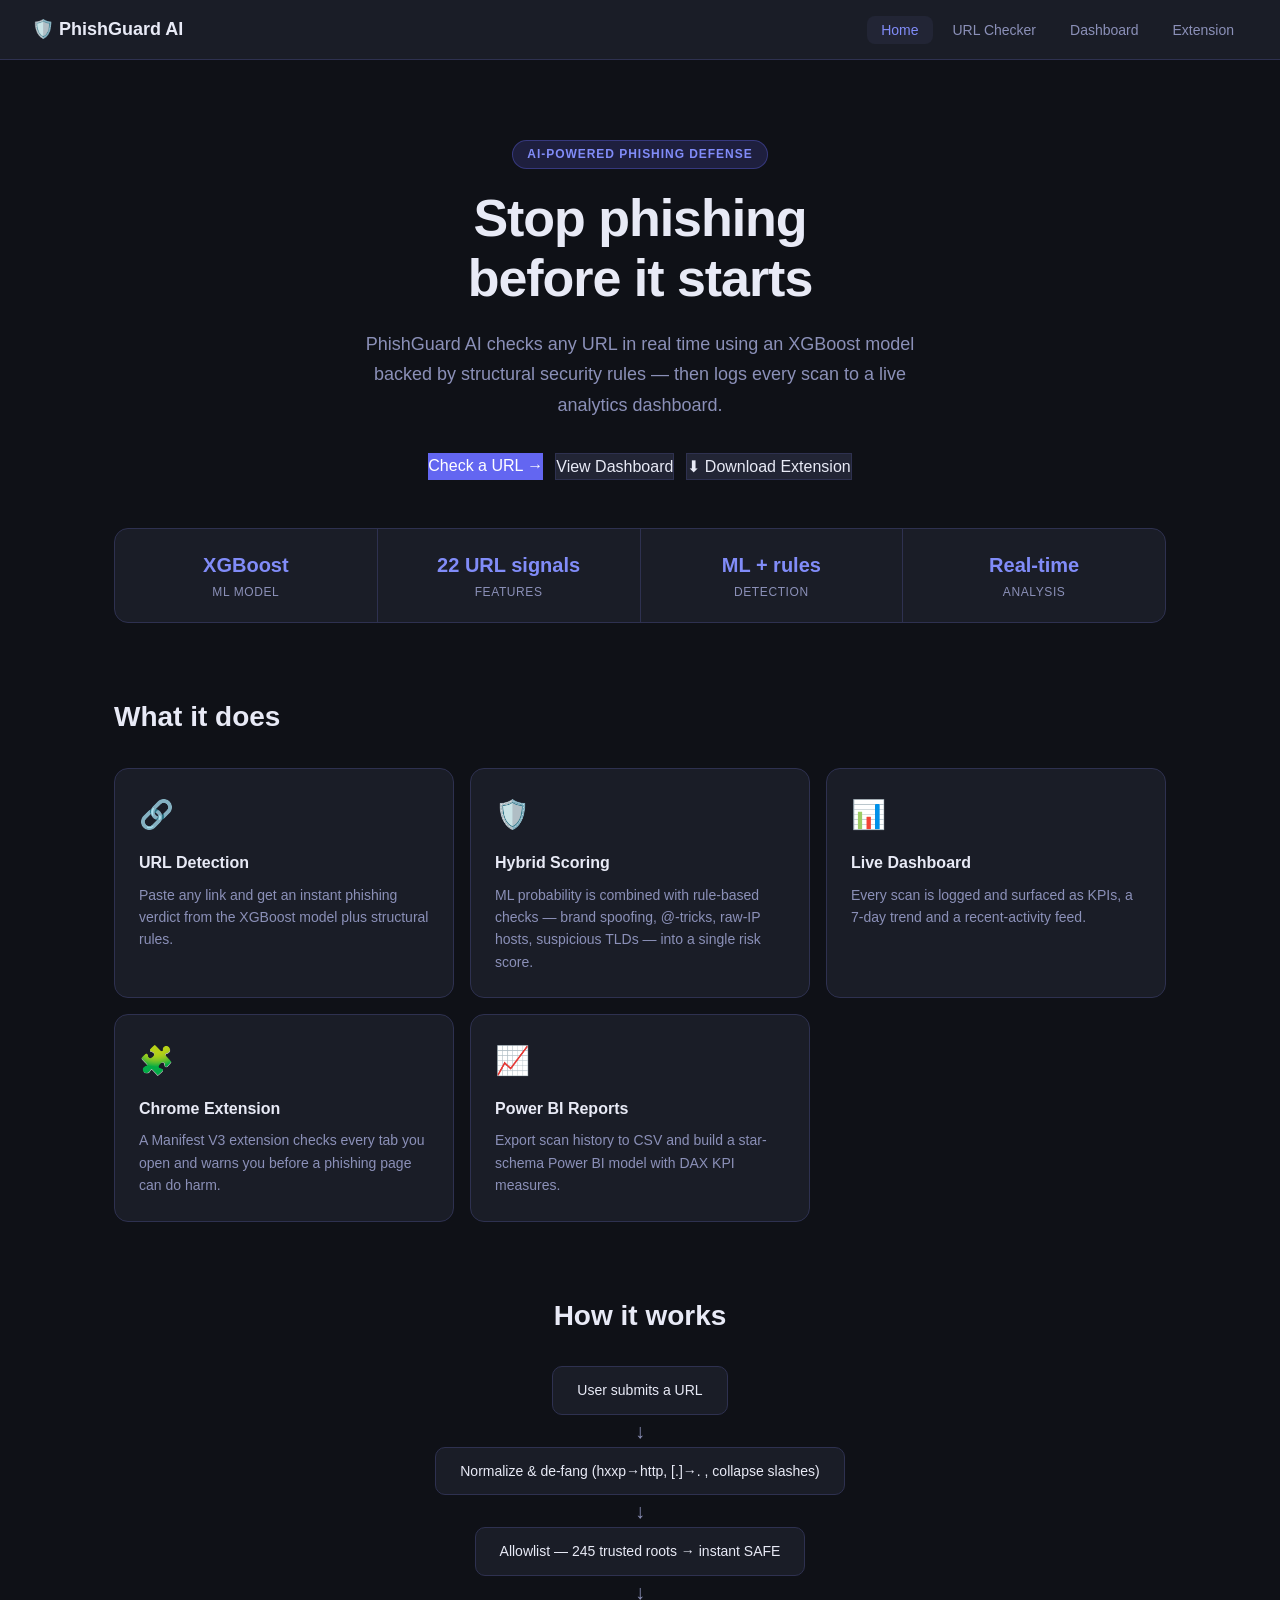
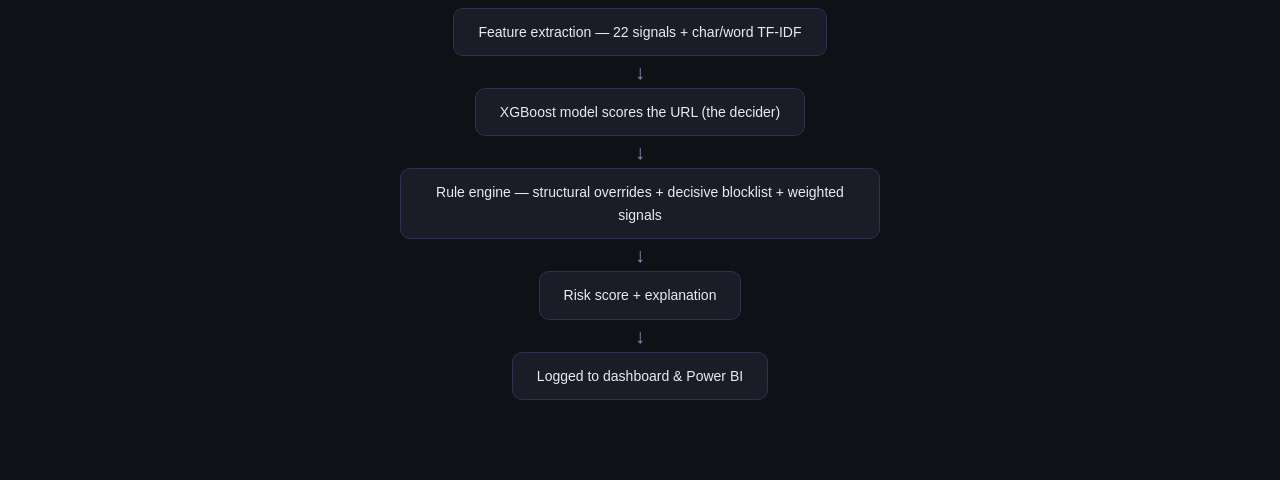
<file: frontend/index.html>
<!DOCTYPE html>
<html lang="en">
<head>
  <meta charset="utf-8">
  <meta name="viewport" content="width=device-width, initial-scale=1">
  <title>PhishGuard AI — Real-time phishing detection</title>
  <link rel="stylesheet" href="css/styles.css">
</head>
<body class="page-home">
  <nav class="navbar">
    <a class="navbar-logo" href="index.html">🛡️ PhishGuard AI</a>
    <ul class="navbar-links">
      <li><a class="navbar-link active" href="index.html">Home</a></li>
      <li><a class="navbar-link" href="url-checker.html">URL Checker</a></li>
      <li><a class="navbar-link" href="dashboard.html">Dashboard</a></li>
      <li><a class="navbar-link" href="extension.html">Extension</a></li>
    </ul>
  </nav>

  <main class="main">
    <section class="hero">
      <span class="heroBadge">AI-Powered Phishing Defense</span>
      <h1>Stop phishing<br>before it starts</h1>
      <p class="heroSub">
        PhishGuard AI checks any URL in real time using an XGBoost model backed by
        structural security rules — then logs every scan to a live analytics dashboard.
      </p>
      <div class="heroCta">
        <a class="btn-primary" href="url-checker.html">Check a URL →</a>
        <a class="btn-secondary" href="dashboard.html">View Dashboard</a>
        <a class="btn-secondary" href="phishguard-extension.zip" download>⬇ Download Extension</a>
      </div>
    </section>

    <section class="statsBar">
      <div class="statItem"><div class="statVal">XGBoost</div><div class="statKey">ML Model</div></div>
      <div class="statItem"><div class="statVal">22 URL signals</div><div class="statKey">Features</div></div>
      <div class="statItem"><div class="statVal">ML + rules</div><div class="statKey">Detection</div></div>
      <div class="statItem"><div class="statVal">Real-time</div><div class="statKey">Analysis</div></div>
    </section>

    <section class="features">
      <h2>What it does</h2>
      <div class="featureGrid">
        <div class="featureCard">
          <div class="featureIcon">🔗</div>
          <h3>URL Detection</h3>
          <p>Paste any link and get an instant phishing verdict from the XGBoost model plus structural rules.</p>
        </div>
        <div class="featureCard">
          <div class="featureIcon">🛡️</div>
          <h3>Hybrid Scoring</h3>
          <p>ML probability is combined with rule-based checks — brand spoofing, @-tricks, raw-IP hosts, suspicious TLDs — into a single risk score.</p>
        </div>
        <div class="featureCard">
          <div class="featureIcon">📊</div>
          <h3>Live Dashboard</h3>
          <p>Every scan is logged and surfaced as KPIs, a 7-day trend and a recent-activity feed.</p>
        </div>
        <div class="featureCard">
          <div class="featureIcon">🧩</div>
          <h3>Chrome Extension</h3>
          <p>A Manifest V3 extension checks every tab you open and warns you before a phishing page can do harm.</p>
        </div>
        <div class="featureCard">
          <div class="featureIcon">📈</div>
          <h3>Power BI Reports</h3>
          <p>Export scan history to CSV and build a star-schema Power BI model with DAX KPI measures.</p>
        </div>
      </div>
    </section>

    <section class="arch">
      <h2>How it works</h2>
      <div class="archFlow">
        <div class="archItem"><div class="archBox">User submits a URL</div></div>
        <div class="archArrow">↓</div>
        <div class="archItem"><div class="archBox">Normalize &amp; de-fang (hxxp→http, [.]→. , collapse slashes)</div></div>
        <div class="archArrow">↓</div>
        <div class="archItem"><div class="archBox">Allowlist — 245 trusted roots → instant SAFE</div></div>
        <div class="archArrow">↓</div>
        <div class="archItem"><div class="archBox">Feature extraction — 22 signals + char/word TF-IDF</div></div>
        <div class="archArrow">↓</div>
        <div class="archItem"><div class="archBox">XGBoost model scores the URL (the decider)</div></div>
        <div class="archArrow">↓</div>
        <div class="archItem"><div class="archBox">Rule engine — structural overrides + decisive blocklist + weighted signals</div></div>
        <div class="archArrow">↓</div>
        <div class="archItem"><div class="archBox">Risk score + explanation</div></div>
        <div class="archArrow">↓</div>
        <div class="archItem"><div class="archBox">Logged to dashboard &amp; Power BI</div></div>
      </div>
    </section>
  </main>
</body>
</html>
</file>
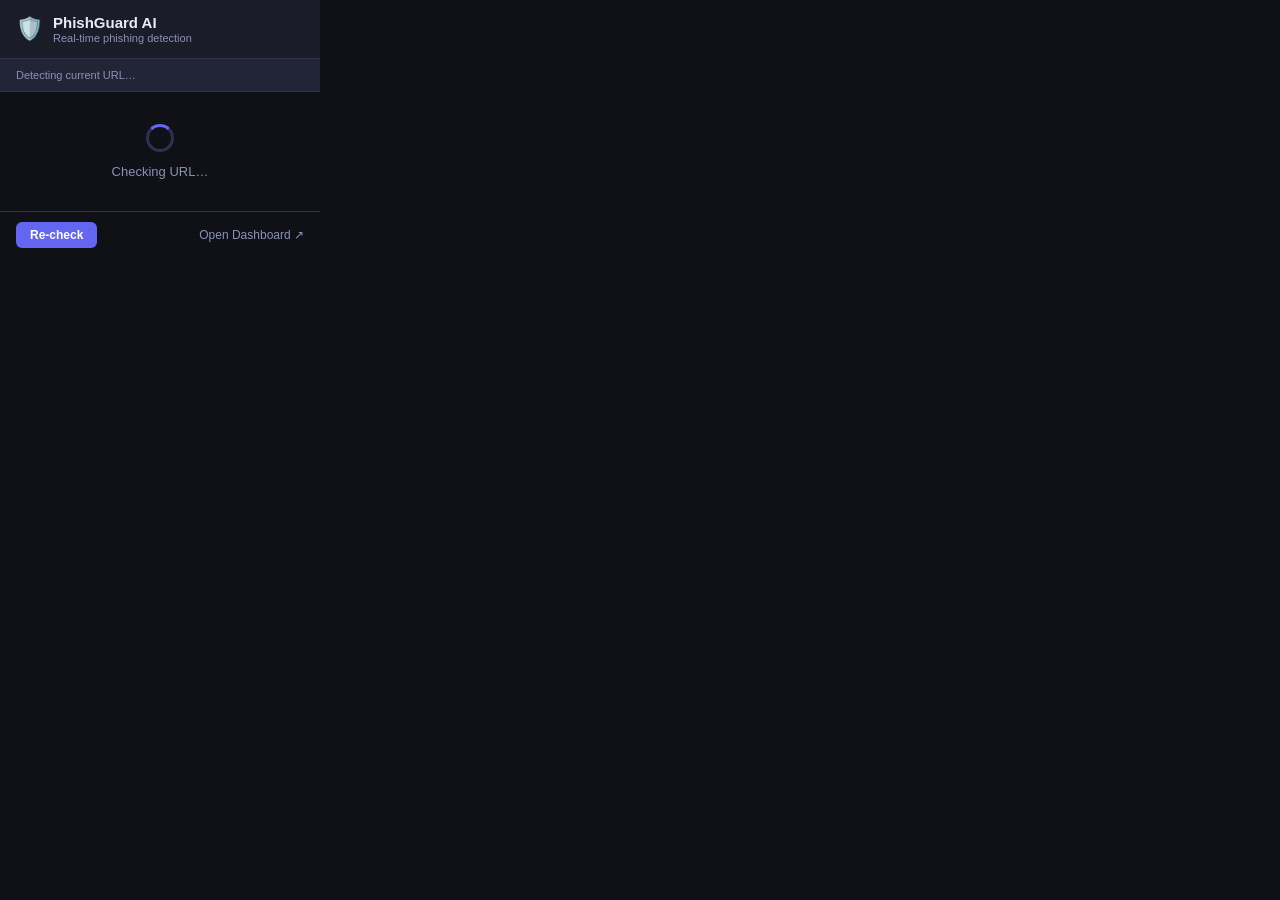
<file: extension/popup.html>
<!DOCTYPE html>
<html lang="en">
<head>
  <meta charset="UTF-8" />
  <meta name="viewport" content="width=device-width, initial-scale=1.0" />
  <title>PhishGuard AI</title>
  <style>
    * { box-sizing: border-box; margin: 0; padding: 0; }
    body {
      width: 320px;
      font-family: -apple-system, BlinkMacSystemFont, "Segoe UI", sans-serif;
      background: #0f1117;
      color: #e8eaf6;
      font-size: 14px;
    }

    /* Header */
    .header {
      display: flex; align-items: center; gap: 10px;
      padding: 14px 16px; border-bottom: 1px solid #2e3150;
      background: #1a1d27;
    }
    .logo { font-size: 22px; }
    .title { font-size: 15px; font-weight: 700; }
    .subtitle { font-size: 11px; color: #8b90b8; margin-top: 1px; }

    /* URL strip */
    .url-bar {
      padding: 10px 16px;
      background: #222535;
      border-bottom: 1px solid #2e3150;
      font-size: 11px; color: #8b90b8;
      word-break: break-all;
    }
    .url-bar span { color: #e8eaf6; }

    /* Result area */
    .result {
      padding: 20px 16px;
      display: flex; flex-direction: column; align-items: center; gap: 10px;
      min-height: 120px; justify-content: center;
    }
    .verdict-icon { font-size: 40px; }
    .verdict-text { font-size: 20px; font-weight: 800; }
    .score-text   { font-size: 12px; color: #8b90b8; }

    /* Risk bar */
    .bar-track {
      width: 100%; height: 5px; background: #2e3150;
      border-radius: 99px; overflow: hidden; margin-top: 4px;
    }
    .bar-fill { height: 100%; border-radius: 99px; transition: width 0.5s ease; }

    /* Reasons */
    .reasons {
      padding: 0 16px 16px;
      display: none;
    }
    .reasons.show { display: block; }
    .reason-title { font-size: 11px; font-weight: 600; color: #8b90b8; text-transform: uppercase; letter-spacing: 0.05em; margin-bottom: 8px; }
    .reason-list  { list-style: none; display: flex; flex-direction: column; gap: 5px; }
    .reason-list li {
      font-size: 12px; color: #c5c8e8;
      padding-left: 14px; position: relative;
    }
    .reason-list li::before { content: "→"; position: absolute; left: 0; color: #8b90b8; }

    /* Loading spinner */
    .loading { text-align: center; padding: 32px 16px; color: #8b90b8; font-size: 13px; }
    .spinner {
      width: 28px; height: 28px; border: 3px solid #2e3150;
      border-top-color: #6366f1; border-radius: 50%;
      animation: spin 0.8s linear infinite; margin: 0 auto 12px;
    }
    @keyframes spin { to { transform: rotate(360deg); } }

    /* Footer */
    .footer {
      padding: 10px 16px; border-top: 1px solid #2e3150;
      display: flex; justify-content: space-between; align-items: center;
    }
    .check-btn {
      font-size: 12px; padding: 6px 14px; border-radius: 6px;
      background: #6366f1; color: #fff; border: none; cursor: pointer;
      font-weight: 600;
    }
    .check-btn:hover { background: #4f46e5; }
    .open-link {
      font-size: 12px; color: #8b90b8; text-decoration: none;
    }
    .open-link:hover { color: #818cf8; }

    /* Colours */
    .phishing   { color: #ef4444; }
    .suspicious { color: #f59e0b; }
    .safe       { color: #22c55e; }
  </style>
</head>
<body>
  <div class="header">
    <div class="logo">🛡️</div>
    <div>
      <div class="title">PhishGuard AI</div>
      <div class="subtitle">Real-time phishing detection</div>
    </div>
  </div>

  <div class="url-bar" id="urlBar">Detecting current URL…</div>

  <div id="loadingArea" class="loading">
    <div class="spinner"></div>
    Checking URL…
  </div>

  <div id="resultArea" class="result" style="display:none"></div>
  <div id="reasonsArea" class="reasons"></div>

  <div class="footer">
    <button class="check-btn" id="reCheckBtn">Re-check</button>
    <a class="open-link" id="dashboardLink" href="#" target="_blank" rel="noopener">Open Dashboard ↗</a>
  </div>

  <script src="config.js"></script>
  <script src="popup.js"></script>
</body>
</html>
</file>
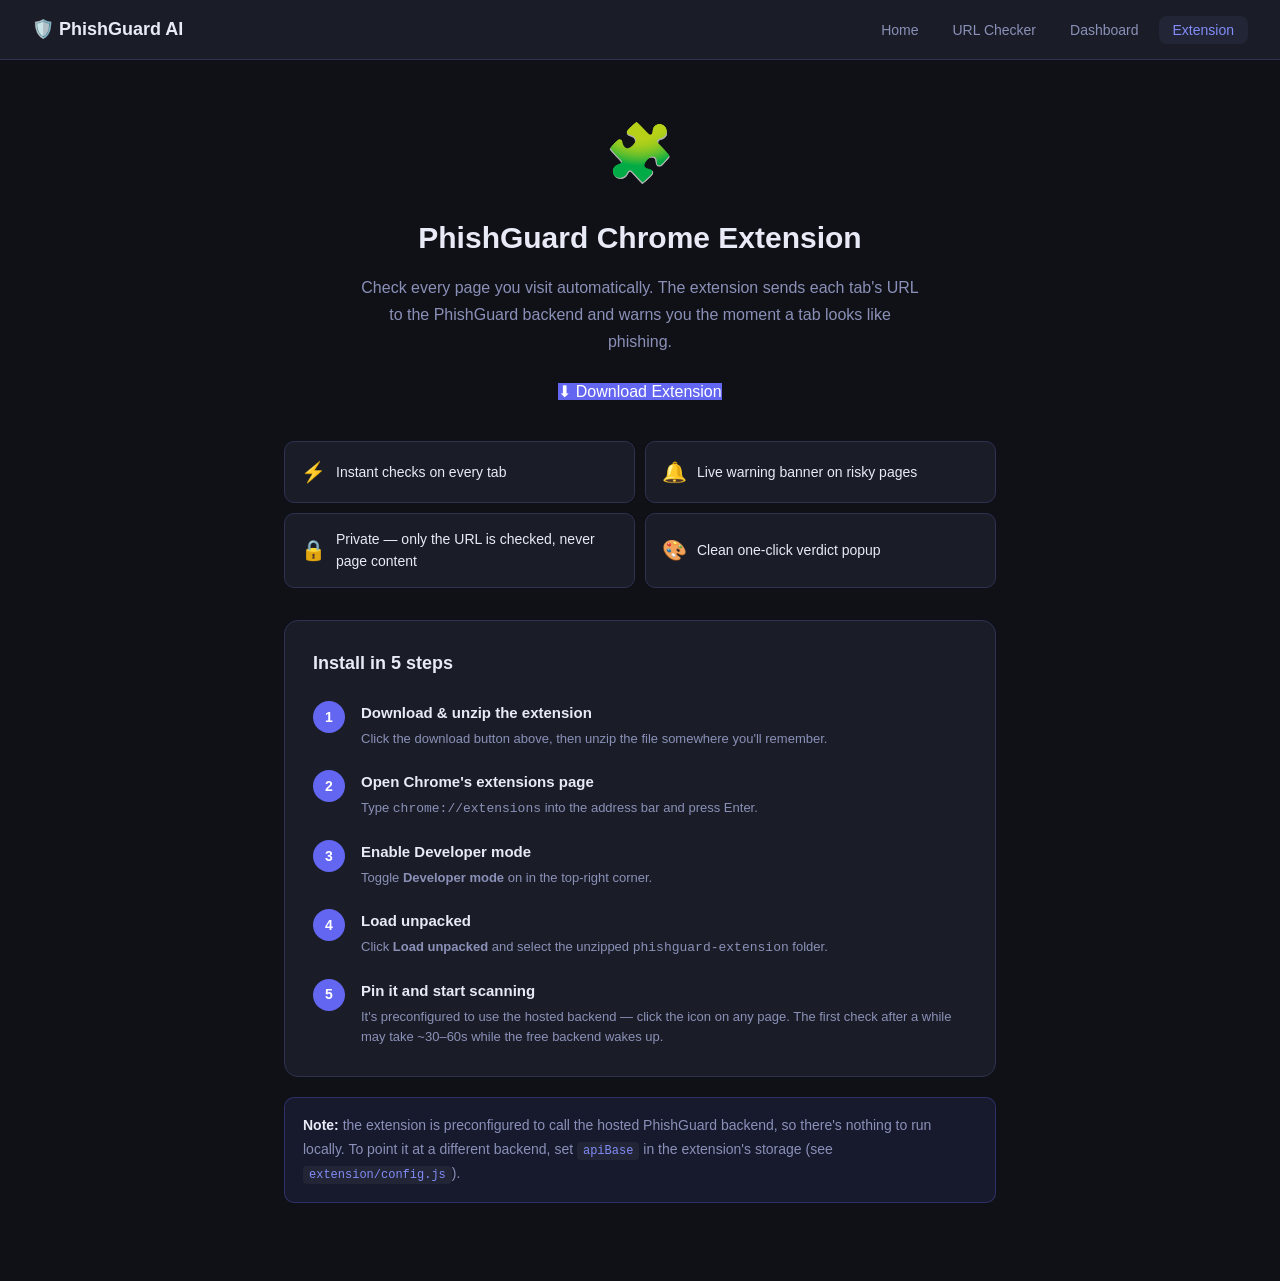
<file: frontend/extension.html>
<!DOCTYPE html>
<html lang="en">
<head>
  <meta charset="utf-8">
  <meta name="viewport" content="width=device-width, initial-scale=1">
  <title>Chrome Extension — PhishGuard AI</title>
  <link rel="stylesheet" href="css/styles.css">
</head>
<body class="page-extension">
  <nav class="navbar">
    <a class="navbar-logo" href="index.html">🛡️ PhishGuard AI</a>
    <ul class="navbar-links">
      <li><a class="navbar-link" href="index.html">Home</a></li>
      <li><a class="navbar-link" href="url-checker.html">URL Checker</a></li>
      <li><a class="navbar-link" href="dashboard.html">Dashboard</a></li>
      <li><a class="navbar-link active" href="extension.html">Extension</a></li>
    </ul>
  </nav>

  <main class="main">
    <section class="hero">
      <div class="extIcon">🧩</div>
      <h1>PhishGuard Chrome Extension</h1>
      <p>Check every page you visit automatically. The extension sends each tab's URL
         to the PhishGuard backend and warns you the moment a tab looks like phishing.</p>
      <div style="margin-top:24px">
        <a class="btn-primary" href="phishguard-extension.zip" download>⬇ Download Extension</a>
      </div>
    </section>

    <section class="featGrid">
      <div class="featCard"><span class="featIcon">⚡</span><span>Instant checks on every tab</span></div>
      <div class="featCard"><span class="featIcon">🔔</span><span>Live warning banner on risky pages</span></div>
      <div class="featCard"><span class="featIcon">🔒</span><span>Private — only the URL is checked, never page content</span></div>
      <div class="featCard"><span class="featIcon">🎨</span><span>Clean one-click verdict popup</span></div>
    </section>

    <section class="stepsCard">
      <h2>Install in 5 steps</h2>
      <div class="steps">
        <div class="step">
          <div class="stepNum">1</div>
          <div>
            <div class="stepTitle">Download &amp; unzip the extension</div>
            <div class="stepDesc">Click the download button above, then unzip the file somewhere you'll remember.</div>
          </div>
        </div>
        <div class="step">
          <div class="stepNum">2</div>
          <div>
            <div class="stepTitle">Open Chrome's extensions page</div>
            <div class="stepDesc">Type <code>chrome://extensions</code> into the address bar and press Enter.</div>
          </div>
        </div>
        <div class="step">
          <div class="stepNum">3</div>
          <div>
            <div class="stepTitle">Enable Developer mode</div>
            <div class="stepDesc">Toggle <strong>Developer mode</strong> on in the top-right corner.</div>
          </div>
        </div>
        <div class="step">
          <div class="stepNum">4</div>
          <div>
            <div class="stepTitle">Load unpacked</div>
            <div class="stepDesc">Click <strong>Load unpacked</strong> and select the unzipped <code>phishguard-extension</code> folder.</div>
          </div>
        </div>
        <div class="step">
          <div class="stepNum">5</div>
          <div>
            <div class="stepTitle">Pin it and start scanning</div>
            <div class="stepDesc">It's preconfigured to use the hosted backend — click the icon on any page. The first check after a while may take ~30–60s while the free backend wakes up.</div>
          </div>
        </div>
      </div>
    </section>

    <div class="noteCard">
      <strong>Note:</strong> the extension is preconfigured to call the hosted PhishGuard
      backend, so there's nothing to run locally. To point it at a different backend, set
      <code>apiBase</code> in the extension's storage (see <code>extension/config.js</code>).
    </div>
  </main>
</body>
</html>
</file>
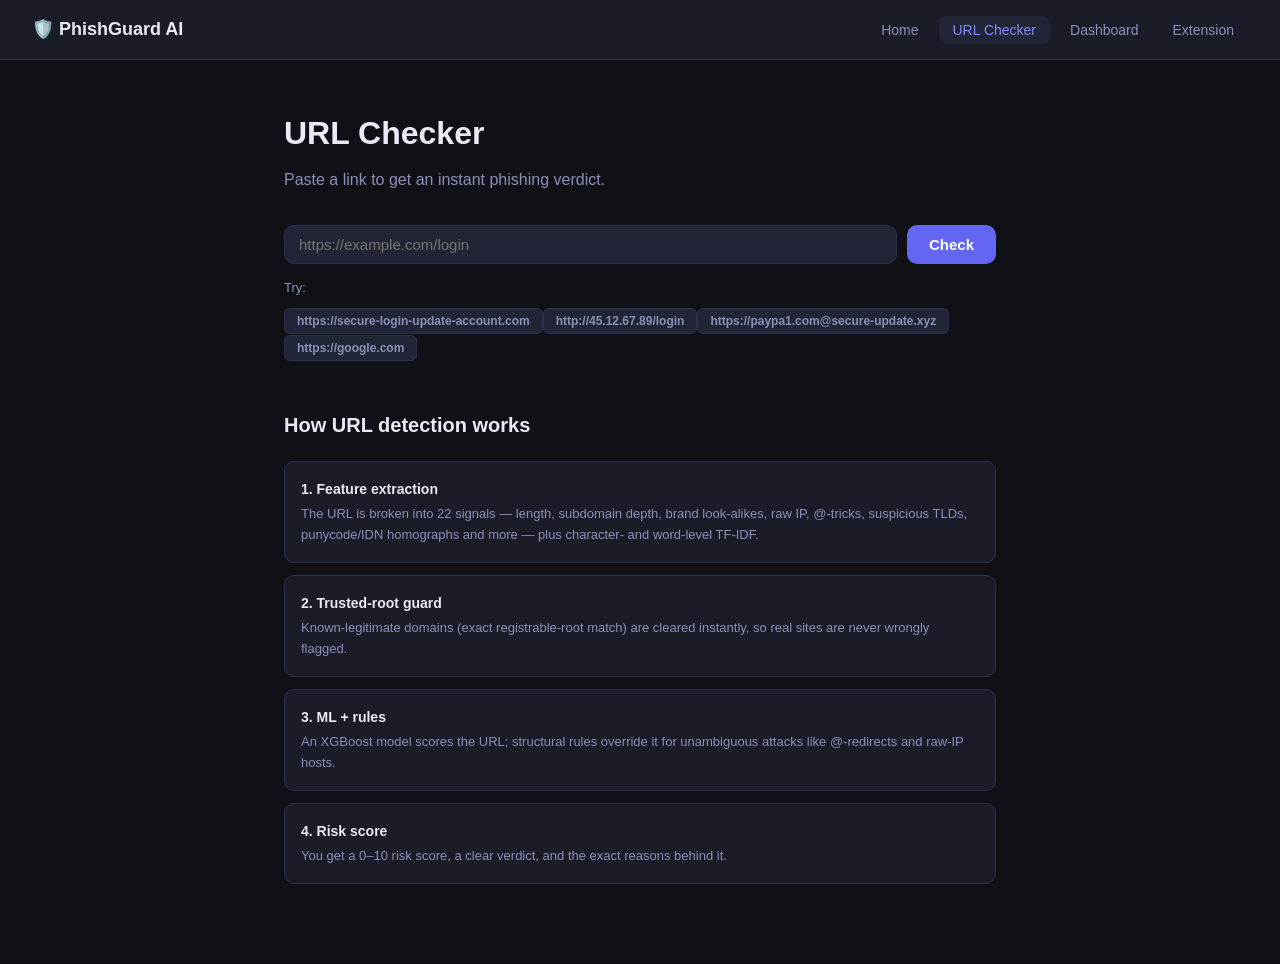
<file: frontend/url-checker.html>
<!DOCTYPE html>
<html lang="en">
<head>
  <meta charset="utf-8">
  <meta name="viewport" content="width=device-width, initial-scale=1">
  <title>URL Checker — PhishGuard AI</title>
  <link rel="stylesheet" href="css/styles.css">
</head>
<body class="page-checker">
  <nav class="navbar">
    <a class="navbar-logo" href="index.html">🛡️ PhishGuard AI</a>
    <ul class="navbar-links">
      <li><a class="navbar-link" href="index.html">Home</a></li>
      <li><a class="navbar-link active" href="url-checker.html">URL Checker</a></li>
      <li><a class="navbar-link" href="dashboard.html">Dashboard</a></li>
      <li><a class="navbar-link" href="extension.html">Extension</a></li>
    </ul>
  </nav>

  <main class="main">
    <div class="header">
      <h1>URL Checker</h1>
      <p>Paste a link to get an instant phishing verdict.</p>
    </div>

    <div class="inputRow">
      <label for="urlInput" class="sr-only">URL to check for phishing</label>
      <input id="urlInput" type="text" placeholder="https://example.com/login" autocomplete="off" spellcheck="false" aria-label="URL to check for phishing">
      <button id="checkBtn" class="btn-primary">Check</button>
    </div>

    <div class="examples">
      <span class="examplesLabel">Try:</span>
      <span id="examples"></span>
    </div>

    <div id="error" class="error" style="display:none" role="alert"></div>
    <div id="result" aria-live="polite" aria-atomic="true"></div>

    <section class="howItWorks">
      <h2>How URL detection works</h2>
      <div class="steps">
        <div class="step">
          <div class="stepTitle">1. Feature extraction</div>
          <div class="stepDesc">The URL is broken into 22 signals — length, subdomain depth, brand look-alikes, raw IP, @-tricks, suspicious TLDs, punycode/IDN homographs and more — plus character- and word-level TF-IDF.</div>
        </div>
        <div class="step">
          <div class="stepTitle">2. Trusted-root guard</div>
          <div class="stepDesc">Known-legitimate domains (exact registrable-root match) are cleared instantly, so real sites are never wrongly flagged.</div>
        </div>
        <div class="step">
          <div class="stepTitle">3. ML + rules</div>
          <div class="stepDesc">An XGBoost model scores the URL; structural rules override it for unambiguous attacks like @-redirects and raw-IP hosts.</div>
        </div>
        <div class="step">
          <div class="stepTitle">4. Risk score</div>
          <div class="stepDesc">You get a 0–10 risk score, a clear verdict, and the exact reasons behind it.</div>
        </div>
      </div>
    </section>
  </main>

  <script src="js/env.js"></script>
  <script src="js/config.js"></script>
  <script src="js/checker.js"></script>
</body>
</html>
</file>
<file: frontend/css/styles.css>
/* ============================================================================
   PhishGuard AI — vanilla stylesheet
   Merged from the former Next.js globals.css + all CSS-module files.
   Page-specific rules are scoped by a <body> class (.page-home, .page-checker,
   .page-dashboard, .page-extension) so short class names like .main / .hero
   never collide. Shared components use unique prefixes (navbar-*, rc-*).
   ============================================================================ */

/* ---------- Base / reset ---------- */
*, *::before, *::after { box-sizing: border-box; margin: 0; padding: 0; }

/* Visually-hidden but screen-reader-available (accessible <label> text). */
.sr-only {
  position: absolute;
  width: 1px; height: 1px;
  padding: 0; margin: -1px;
  overflow: hidden;
  clip: rect(0, 0, 0, 0);
  white-space: nowrap;
  border: 0;
}

:root {
  --bg: #0f1117;
  --surface: #1a1d27;
  --surface2: #222535;
  --border: #2e3150;
  --text: #e8eaf6;
  --muted: #8b90b8;
  --accent: #6366f1;
  --accent-light: #818cf8;
  --danger: #ef4444;
  --warn: #f59e0b;
  --safe: #22c55e;
  --radius: 10px;
}

body {
  background: var(--bg);
  color: var(--text);
  font-family: -apple-system, BlinkMacSystemFont, "Segoe UI", sans-serif;
  font-size: 16px;
  line-height: 1.6;
}

a { color: var(--accent-light); text-decoration: none; }
a:hover { text-decoration: underline; }

input, textarea, select {
  background: var(--surface2);
  border: 1px solid var(--border);
  border-radius: var(--radius);
  color: var(--text);
  font-size: 15px;
  padding: 10px 14px;
  width: 100%;
  outline: none;
  transition: border-color 0.15s;
}
input:focus, textarea:focus { border-color: var(--accent); }

button {
  cursor: pointer;
  border: none;
  border-radius: var(--radius);
  font-size: 15px;
  font-weight: 600;
  padding: 10px 22px;
  transition: opacity 0.15s, transform 0.1s;
}
button:hover { opacity: 0.88; }
button:active { transform: scale(0.98); }
button:disabled { opacity: 0.45; cursor: not-allowed; }

.btn-primary   { background: var(--accent); color: #fff; }
.btn-secondary { background: var(--surface2); color: var(--text); border: 1px solid var(--border); }

.card {
  background: var(--surface);
  border: 1px solid var(--border);
  border-radius: 14px;
  padding: 24px;
}

.badge {
  display: inline-block;
  font-size: 12px;
  font-weight: 700;
  padding: 3px 10px;
  border-radius: 20px;
  letter-spacing: 0.04em;
}
.badge-phishing   { background: rgba(239,68,68,0.18);  color: #f87171; border: 1px solid rgba(239,68,68,0.35); }
.badge-suspicious { background: rgba(245,158,11,0.18); color: #fbbf24; border: 1px solid rgba(245,158,11,0.35); }
.badge-safe       { background: rgba(34,197,94,0.15);  color: #4ade80; border: 1px solid rgba(34,197,94,0.30); }

@keyframes fadeIn { from { opacity: 0; transform: translateY(8px); } to { opacity: 1; transform: translateY(0); } }

/* ---------- Navbar (all pages) ---------- */
.navbar {
  display: flex;
  align-items: center;
  justify-content: space-between;
  padding: 0 32px;
  height: 60px;
  background: var(--surface);
  border-bottom: 1px solid var(--border);
  position: sticky;
  top: 0;
  z-index: 100;
}
.navbar-logo { font-size: 18px; font-weight: 700; color: var(--text); text-decoration: none; }
.navbar-links { display: flex; list-style: none; gap: 6px; }
.navbar-link {
  color: var(--muted);
  font-size: 14px;
  font-weight: 500;
  padding: 6px 14px;
  border-radius: 8px;
  transition: background 0.15s, color 0.15s;
  text-decoration: none;
}
.navbar-link:hover  { background: var(--surface2); color: var(--text); text-decoration: none; }
.navbar-link.active { background: var(--surface2); color: var(--accent-light); }

/* ---------- Result card (URL checker) ---------- */
.rc-card {
  background: var(--surface);
  border: 1.5px solid;
  border-radius: 14px;
  padding: 24px;
  margin-top: 24px;
  animation: fadeIn 0.3s ease;
}
.rc-header { display: flex; align-items: flex-start; gap: 16px; margin-bottom: 16px; }
.rc-icon { font-size: 32px; line-height: 1; }
.rc-verdict { font-size: 22px; font-weight: 700; }
.rc-sub { color: var(--muted); font-size: 14px; margin-top: 2px; }
.rc-bar-track { height: 6px; background: var(--surface2); border-radius: 99px; overflow: hidden; margin-bottom: 20px; }
.rc-bar-fill { height: 100%; border-radius: 99px; transition: width 0.6s cubic-bezier(.4,0,.2,1); }
.rc-reasons { background: var(--surface2); border-radius: 10px; padding: 14px 16px; margin-bottom: 16px; }
.rc-reasons-title { font-size: 12px; font-weight: 600; color: var(--muted); text-transform: uppercase; letter-spacing: 0.05em; margin-bottom: 8px; }
.rc-reasons ul { list-style: none; display: flex; flex-direction: column; gap: 6px; }
.rc-reasons li { font-size: 14px; padding-left: 18px; position: relative; }
.rc-reasons li::before { content: "\2192"; position: absolute; left: 0; color: var(--muted); }
.rc-meta { display: flex; flex-direction: column; gap: 6px; }
.rc-meta-row { display: flex; justify-content: space-between; font-size: 13px; }
.rc-meta-key { color: var(--muted); text-transform: capitalize; }
.rc-meta-val { color: var(--text); font-weight: 500; }

/* ---------- Home ---------- */
.page-home .main { max-width: 1100px; margin: 0 auto; padding: 0 24px 80px; }
.page-home .hero { text-align: center; padding: 80px 0 48px; }
.page-home .heroBadge {
  display: inline-block;
  font-size: 12px; font-weight: 700; letter-spacing: 0.08em; text-transform: uppercase;
  background: rgba(99,102,241,0.18); color: var(--accent-light);
  border: 1px solid rgba(99,102,241,0.35); border-radius: 20px;
  padding: 4px 14px; margin-bottom: 20px;
}
.page-home .hero h1 { font-size: 52px; font-weight: 800; line-height: 1.15; letter-spacing: -0.02em; margin-bottom: 20px; }
.page-home .heroSub { font-size: 18px; color: var(--muted); max-width: 580px; margin: 0 auto 32px; line-height: 1.7; }
.page-home .heroCta { display: flex; gap: 12px; justify-content: center; flex-wrap: wrap; }
.page-home .statsBar {
  display: flex; justify-content: center; gap: 0;
  background: var(--surface); border: 1px solid var(--border); border-radius: 14px;
  margin: 0 0 72px; overflow: hidden;
}
.page-home .statItem { flex: 1; text-align: center; padding: 20px 16px; border-right: 1px solid var(--border); }
.page-home .statItem:last-child { border-right: none; }
.page-home .statVal { font-size: 20px; font-weight: 700; color: var(--accent-light); }
.page-home .statKey { font-size: 12px; color: var(--muted); margin-top: 2px; text-transform: uppercase; letter-spacing: 0.05em; }
.page-home .features h2, .page-home .arch h2 { font-size: 28px; font-weight: 700; margin-bottom: 28px; }
.page-home .featureGrid {
  display: grid; grid-template-columns: repeat(auto-fit, minmax(300px, 1fr));
  gap: 16px; margin-bottom: 72px;
}
.page-home .featureCard {
  background: var(--surface); border: 1px solid var(--border); border-radius: 14px;
  padding: 24px; transition: border-color 0.2s;
}
.page-home .featureCard:hover { border-color: var(--accent); }
.page-home .featureIcon { font-size: 28px; margin-bottom: 12px; }
.page-home .featureCard h3 { font-size: 16px; font-weight: 700; margin-bottom: 8px; }
.page-home .featureCard p  { font-size: 14px; color: var(--muted); line-height: 1.6; }
.page-home .arch { max-width: 480px; margin: 0 auto; text-align: center; }
.page-home .archFlow { display: flex; flex-direction: column; align-items: center; gap: 0; }
.page-home .archItem { display: flex; flex-direction: column; align-items: center; }
.page-home .archBox {
  background: var(--surface); border: 1px solid var(--border); border-radius: 10px;
  padding: 12px 24px; font-size: 14px; font-weight: 500; width: 100%;
}
.page-home .archArrow { font-size: 20px; color: var(--muted); line-height: 1.6; }

/* ---------- URL checker ---------- */
.page-checker .main { max-width: 760px; margin: 0 auto; padding: 48px 24px 80px; }
.page-checker .header { margin-bottom: 32px; }
.page-checker .header h1 { font-size: 32px; font-weight: 800; margin-bottom: 8px; }
.page-checker .header p  { font-size: 16px; color: var(--muted); }
.page-checker .inputRow { display: flex; gap: 10px; margin-bottom: 14px; }
.page-checker .inputRow input { flex: 1; }
.page-checker .examples { display: flex; flex-wrap: wrap; gap: 8px; margin-bottom: 28px; align-items: center; }
.page-checker .examplesLabel { font-size: 13px; color: var(--muted); }
.page-checker .exBtn {
  font-size: 12px; padding: 5px 12px;
  background: var(--surface2); border: 1px solid var(--border);
  color: var(--muted); border-radius: 6px; cursor: pointer;
}
.page-checker .exBtn:hover { color: var(--text); border-color: var(--accent); }
.page-checker .error {
  background: rgba(239,68,68,0.12); border: 1px solid rgba(239,68,68,0.3);
  color: #f87171; border-radius: 10px; padding: 12px 16px; margin: 12px 0; font-size: 14px;
}
.page-checker .howItWorks { margin-top: 48px; }
.page-checker .howItWorks h2 { font-size: 20px; font-weight: 700; margin-bottom: 20px; }
.page-checker .steps { display: flex; flex-direction: column; gap: 12px; }
.page-checker .step { background: var(--surface); border: 1px solid var(--border); border-radius: 10px; padding: 16px; }
.page-checker .stepTitle { font-size: 14px; font-weight: 700; margin-bottom: 4px; }
.page-checker .stepDesc  { font-size: 13px; color: var(--muted); line-height: 1.6; }

/* ---------- Dashboard ---------- */
.page-dashboard .main { max-width: 1100px; margin: 0 auto; padding: 40px 24px 80px; }
.page-dashboard .topBar { display: flex; justify-content: space-between; align-items: center; margin-bottom: 28px; }
.page-dashboard .topBar h1 { font-size: 28px; font-weight: 800; }
.page-dashboard .loading, .page-dashboard .error {
  max-width: 600px; margin: 80px auto; text-align: center; font-size: 16px; color: var(--muted); padding: 24px;
}
.page-dashboard .error { color: #f87171; }
.page-dashboard .kpiGrid {
  display: grid; grid-template-columns: repeat(auto-fit, minmax(180px, 1fr)); gap: 12px; margin-bottom: 24px;
}
.page-dashboard .statCard { background: var(--surface); border: 1px solid var(--border); border-radius: 14px; padding: 20px 18px; }
.page-dashboard .statVal   { font-size: 28px; font-weight: 800; line-height: 1; }
.page-dashboard .statLabel { font-size: 13px; color: var(--muted); margin-top: 6px; font-weight: 500; }
.page-dashboard .statSub   { font-size: 12px; color: var(--muted); margin-top: 2px; }
.page-dashboard .chartCard { background: var(--surface); border: 1px solid var(--border); border-radius: 14px; padding: 24px; margin-bottom: 24px; }
.page-dashboard .chartTitle { font-size: 15px; font-weight: 700; margin-bottom: 20px; }
.page-dashboard .chart { display: flex; align-items: flex-end; gap: 8px; height: 140px; padding-bottom: 28px; position: relative; }
.page-dashboard .bar { display: flex; flex-direction: column; align-items: center; flex: 1; height: 100%; }
.page-dashboard .barWrap { flex: 1; width: 100%; display: flex; align-items: flex-end; position: relative; }
.page-dashboard .barTotal { width: 100%; background: var(--accent); border-radius: 4px 4px 0 0; opacity: 0.4; transition: height 0.4s ease; }
.page-dashboard .barPhishing { position: absolute; bottom: 0; width: 100%; background: #ef4444; border-radius: 4px 4px 0 0; transition: height 0.4s ease; }
.page-dashboard .barLabel { font-size: 11px; color: var(--muted); margin-top: 6px; }
.page-dashboard .chartLegend { display: flex; gap: 16px; font-size: 12px; color: var(--muted); margin-top: 12px; align-items: center; }
.page-dashboard .noData { color: var(--muted); font-size: 14px; padding: 24px 0; text-align: center; }
.page-dashboard .tableCard { background: var(--surface); border: 1px solid var(--border); border-radius: 14px; padding: 24px; margin-bottom: 24px; overflow: hidden; }
.page-dashboard .tableTitle { font-size: 15px; font-weight: 700; margin-bottom: 16px; }
.page-dashboard .tableWrap { overflow-x: auto; }
.page-dashboard .table { width: 100%; border-collapse: collapse; font-size: 13px; }
.page-dashboard .table th {
  text-align: left; padding: 8px 12px; font-size: 11px; font-weight: 600; text-transform: uppercase;
  letter-spacing: 0.06em; color: var(--muted); border-bottom: 1px solid var(--border);
}
.page-dashboard .table td { padding: 10px 12px; border-bottom: 1px solid var(--border); vertical-align: middle; }
.page-dashboard .table tr:last-child td { border-bottom: none; }
.page-dashboard .table tr:hover td { background: var(--surface2); }
.page-dashboard .tdMuted   { color: var(--muted); font-family: monospace; font-size: 12px; }
.page-dashboard .tdContent { color: var(--text); max-width: 340px; word-break: break-all; }
.page-dashboard .tdScore   { font-weight: 700; text-align: right; }
.page-dashboard .typeBadge {
  font-size: 10px; font-weight: 700; padding: 2px 7px;
  background: var(--surface2); border: 1px solid var(--border);
  border-radius: 4px; color: var(--muted); letter-spacing: 0.06em;
}
.page-dashboard .exportHint {
  font-size: 13px; color: var(--muted); background: var(--surface); border: 1px solid var(--border);
  border-radius: 10px; padding: 14px 18px; margin-top: 8px;
}
.page-dashboard .exportHint code {
  background: var(--surface2); padding: 2px 7px; border-radius: 5px;
  font-family: monospace; font-size: 12px; color: var(--accent-light);
}

/* ---------- Extension ---------- */
.page-extension .main { max-width: 760px; margin: 0 auto; padding: 48px 24px 80px; }
.page-extension .hero { text-align: center; margin-bottom: 36px; }
.page-extension .extIcon { font-size: 56px; margin-bottom: 16px; }
.page-extension .hero h1 { font-size: 30px; font-weight: 800; margin-bottom: 12px; }
.page-extension .hero p  { font-size: 16px; color: var(--muted); line-height: 1.7; max-width: 560px; margin: 0 auto; }
.page-extension .featGrid { display: grid; grid-template-columns: 1fr 1fr; gap: 10px; margin-bottom: 32px; }
.page-extension .featCard {
  display: flex; align-items: center; gap: 10px;
  background: var(--surface); border: 1px solid var(--border); border-radius: 10px;
  padding: 14px 16px; font-size: 14px;
}
.page-extension .featIcon { font-size: 20px; }
.page-extension .stepsCard { background: var(--surface); border: 1px solid var(--border); border-radius: 14px; padding: 28px; margin-bottom: 20px; }
.page-extension .stepsCard h2 { font-size: 18px; font-weight: 700; margin-bottom: 24px; }
.page-extension .steps { display: flex; flex-direction: column; gap: 20px; }
.page-extension .step  { display: flex; gap: 16px; align-items: flex-start; }
.page-extension .stepNum {
  width: 32px; height: 32px; border-radius: 50%; flex-shrink: 0;
  background: var(--accent); color: #fff;
  display: flex; align-items: center; justify-content: center; font-size: 14px; font-weight: 700;
}
.page-extension .stepTitle { font-size: 15px; font-weight: 700; margin-bottom: 4px; }
.page-extension .stepDesc  { font-size: 13px; color: var(--muted); line-height: 1.6; }
.page-extension .noteCard {
  background: rgba(99,102,241,0.1); border: 1px solid rgba(99,102,241,0.3);
  border-radius: 10px; padding: 16px 18px; font-size: 14px; color: var(--muted); line-height: 1.7;
}
.page-extension .noteCard strong { color: var(--text); }
.page-extension .noteCard code {
  background: var(--surface2); padding: 2px 6px; border-radius: 4px;
  font-family: monospace; font-size: 12px; color: var(--accent-light);
}
</file>
